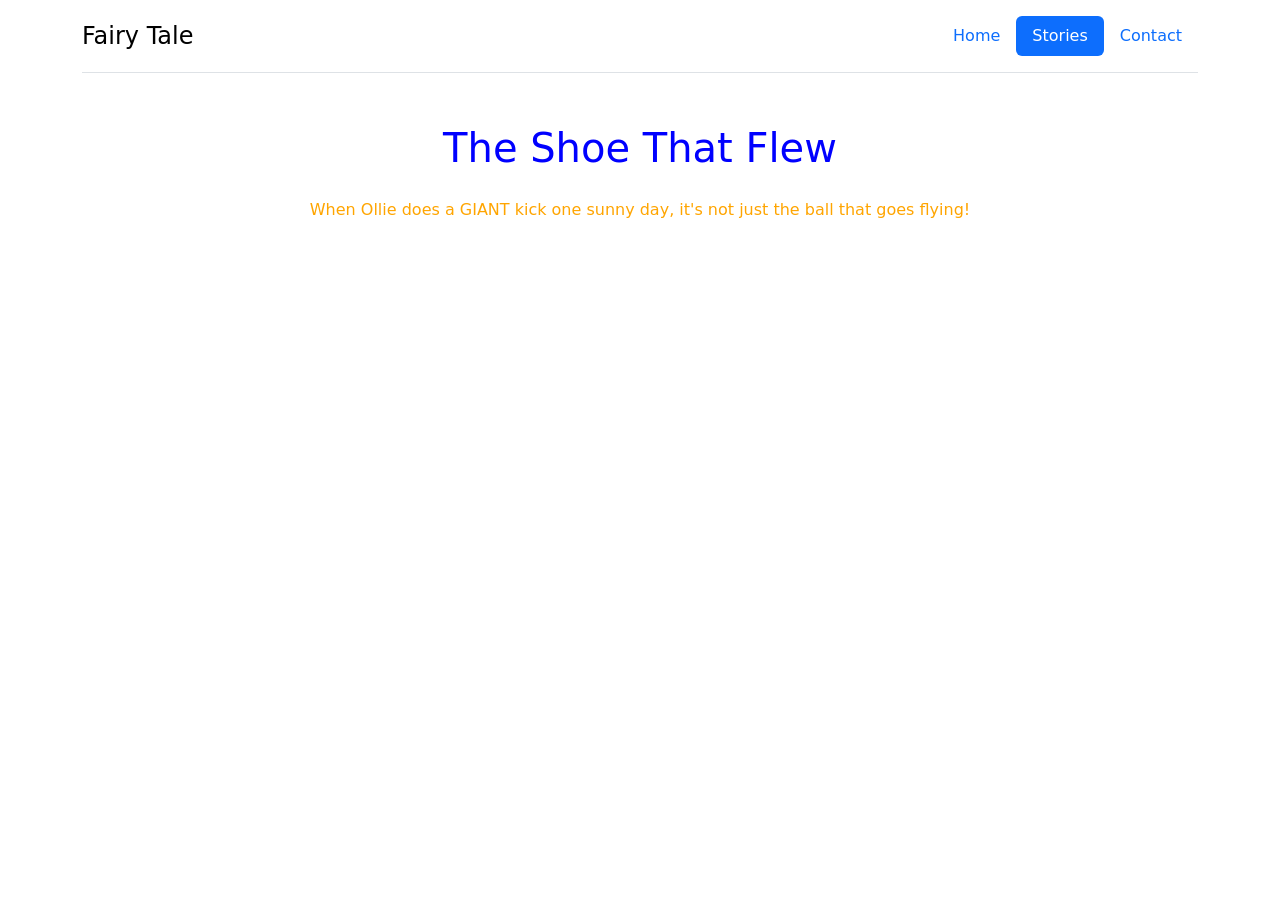
<file: pages/story-detail/index.html>
<!DOCTYPE html>
<html lang="en">
<head>
  <meta charset="UTF-8">
  <meta name="viewport" content="width=device-width, initial-scale=1.0">
  <title>story detail</title>
  <link href="https://cdn.jsdelivr.net/npm/bootstrap@5.3.3/dist/css/bootstrap.min.css" rel="stylesheet" integrity="sha384-QWTKZyjpPEjISv5WaRU9OFeRpok6YctnYmDr5pNlyT2bRjXh0JMhjY6hW+ALEwIH" crossorigin="anonymous">

</head>
<body>
  <div class="container">
    <header class="d-flex justify-content-center py-3 border-bottom">
      <a href="/" class="d-flex align-items-center mb-3 mb-md-0 me-md-auto link-body-emphasis text-decoration-none">
        <span class="fs-4">Fairy Tale</span>
      </a>
      <ul class="nav nav-pills">
        <li class="nav-item"><a href="#" class="nav-link" aria-current="page">Home</a></li>
        <li class="nav-item"><a href="#" class="nav-link active">Stories</a></li>
        <li class="nav-item"><a href="#" class="nav-link">Contact</a></li>
      </ul>
    </header>
  </div>
   <div id="title"></div>
   <div id="paragraph"></div>
   <div id="imageContainer"></div>
   
   <script src="script.js"></script>
  <script src="https://cdn.jsdelivr.net/npm/bootstrap@5.3.3/dist/js/bootstrap.bundle.min.js" integrity="sha384-YvpcrYf0tY3lHB60NNkmXc5s9fDVZLESaAA55NDzOxhy9GkcIdslK1eN7N6jIeHz" crossorigin="anonymous"></script>
</body>
</html>
</file>
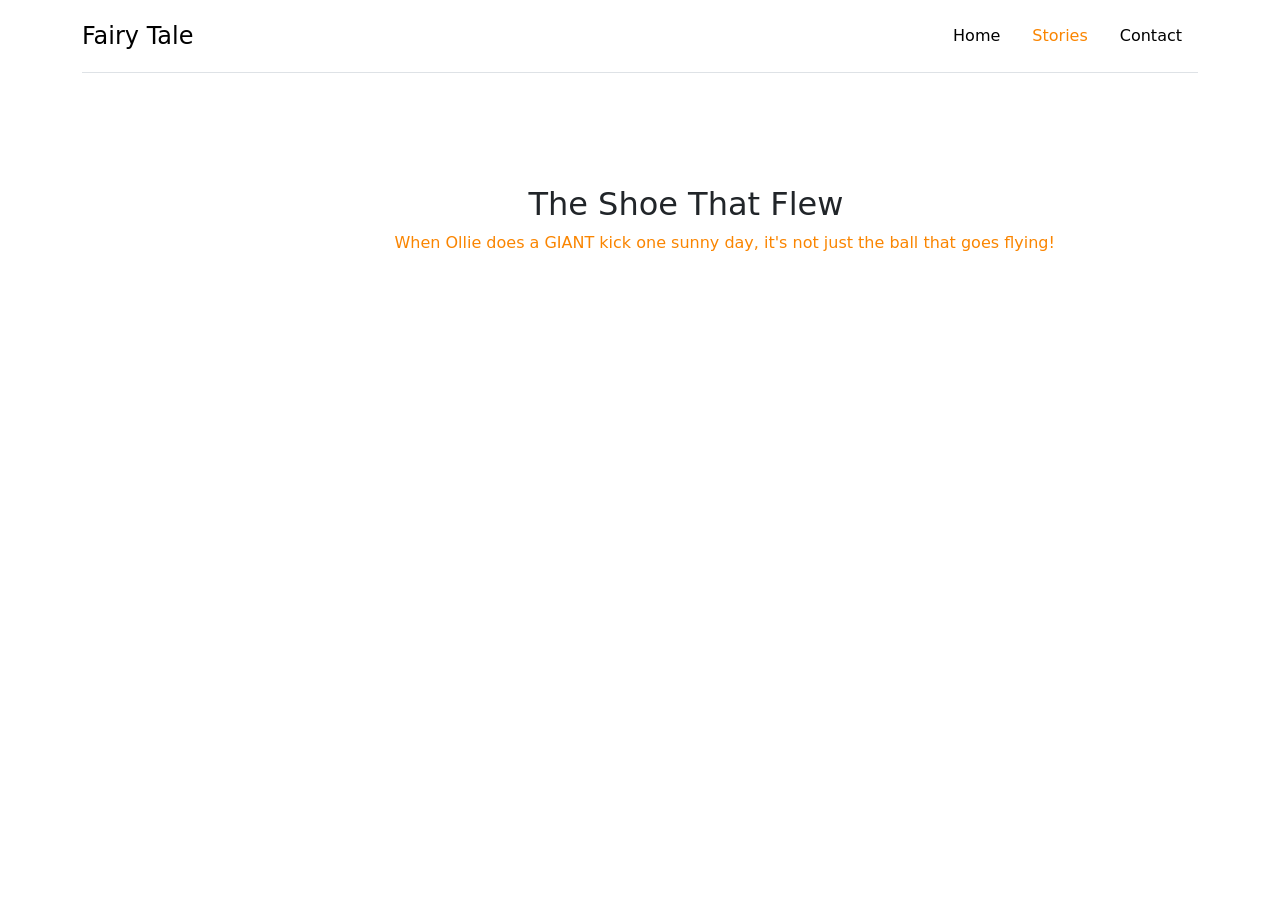
<file: pages/storyDetail/index.html>
<!DOCTYPE html>
<html lang="en">
<head>
    <meta charset="UTF-8">
    <meta name="viewport" content="width=device-width, initial-scale=1.0">
    <title>Detail page</title>
    <link rel="preconnect" href="https://fonts.googleapis.com">
  <link rel="preconnect" href="https://fonts.gstatic.com" crossorigin>
  <link href="https://fonts.googleapis.com/css2?family=Roboto+Mono:ital,wght@0,100..700;1,100..700&display=swap"
    rel="stylesheet">
  <link href="https://cdn.jsdelivr.net/npm/bootstrap@5.2.3/dist/css/bootstrap.min.css" rel="stylesheet"
    integrity="sha384-rbsA2VBKQhggwzxH7pPCaAqO46MgnOM80zW1RWuH61DGLwZJEdK2Kadq2F9CUG65" crossorigin="anonymous">
  <link rel="stylesheet" href="https://cdn.jsdelivr.net/npm/bootstrap-icons@1.11.3/font/bootstrap-icons.min.css">

  <link rel="stylesheet" href="style.css">
</head>
<body>
    <div class="container">
        <header class="d-flex justify-content-center py-3 border-bottom">
          <a href="/" class="d-flex align-items-center mb-3 mb-md-0 me-md-auto link-body-emphasis text-decoration-none">
            <span class="fs-4" style="color: #000;">Fairy Tale</span>
          </a>
          <ul class="nav nav-pills">
            <li class="nav-item"><a href="#" class="nav-link active" aria-current="page" style="color: #000; background-color: white;">Home</a></li>
            <li class="nav-item"><a href="#" class="nav-link" style="color: #FA8501;">Stories</a></li>
            <li class="nav-item"><a href="#" class="nav-link" style="color: #000;">Contact</a></li>
          </ul>
        </header>
        <section>
            <h2 style="margin-left: 40%; margin-top: 10%;">The Shoe That Flew</h2>
            <p style="margin-left: 28%; color: #FA8501;">When Ollie does a GIANT kick one sunny day, it's not just the ball that goes flying!</p>
        </section>
      </div>


      <div id="box"></div>
    
       <script src="index.js"></script> 
</body>
</html>
</file>
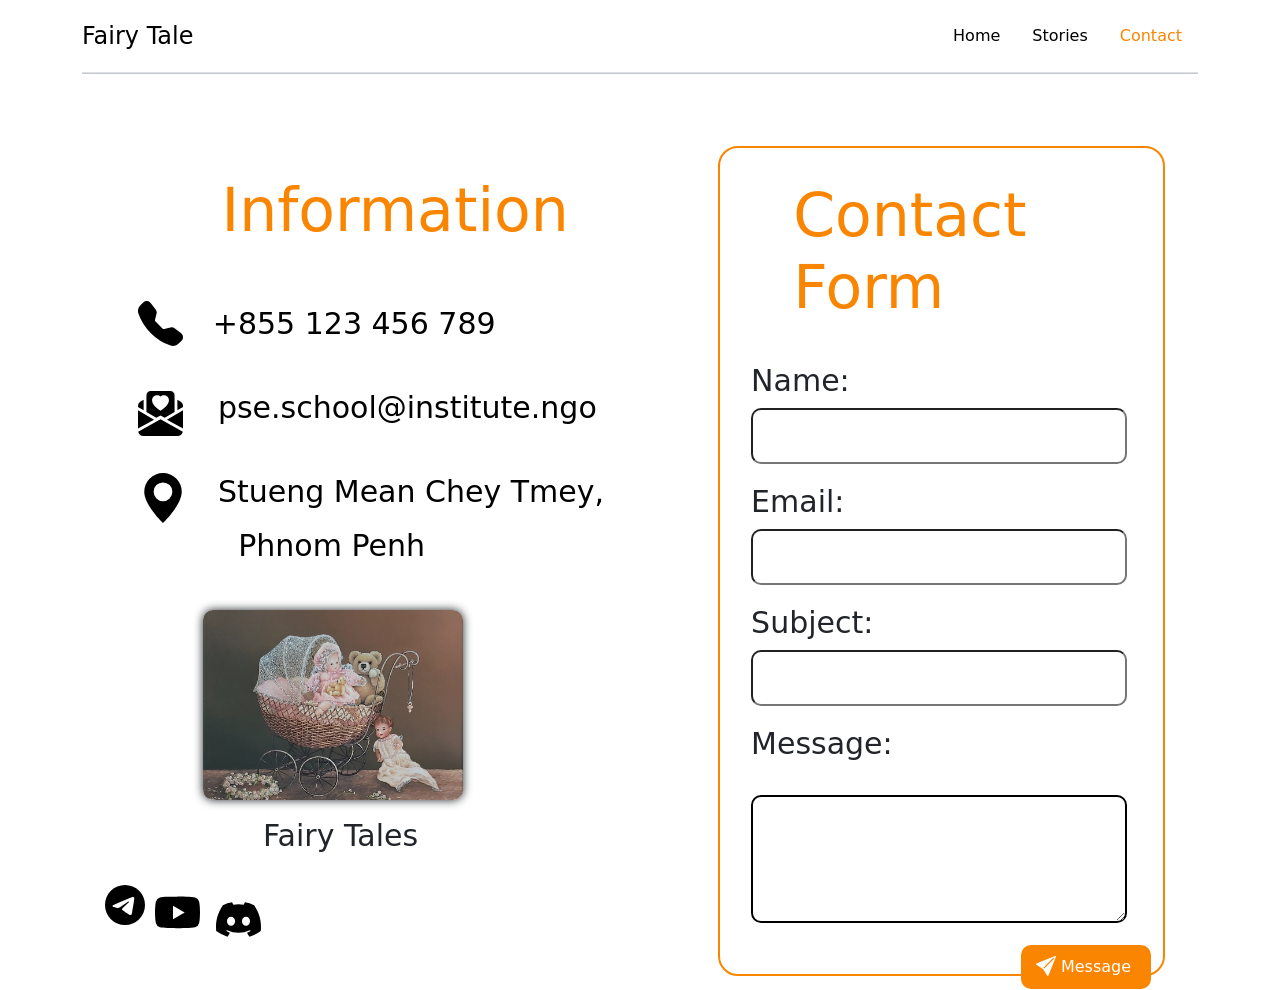
<file: pages/contact/contact.html>
<!DOCTYPE html>
<html lang="en">
<head>
    <meta charset="utf-8">
  <meta name="viewport" content="width=device-width, initial-scale=1">
  <title>Fairy tale audio</title>
  <link rel="preconnect" href="https://fonts.googleapis.com">
  <link rel="preconnect" href="https://fonts.gstatic.com" crossorigin>
  <link href="https://fonts.googleapis.com/css2?family=Roboto+Mono:ital,wght@0,100..700;1,100..700&display=swap" rel="stylesheet">
  <link href="https://cdn.jsdelivr.net/npm/bootstrap@5.2.3/dist/css/bootstrap.min.css" rel="stylesheet"
    integrity="sha384-rbsA2VBKQhggwzxH7pPCaAqO46MgnOM80zW1RWuH61DGLwZJEdK2Kadq2F9CUG65" crossorigin="anonymous">
  <link rel="stylesheet" href="https://cdn.jsdelivr.net/npm/bootstrap-icons@1.11.3/font/bootstrap-icons.min.css">
    <title>Document</title>
    <link rel="stylesheet" href="style.css">
</head>
<body>
    <div class="container">
        <header class="d-flex justify-content-center py-3 border-bottom">
          <a href="/" class="d-flex align-items-center mb-3 mb-md-0 me-md-auto link-body-emphasis text-decoration-none">
            <span class="fs-4" style="color: black;">Fairy Tale</span>
          </a>
          <ul class="nav nav-pills">
            <li class="nav-item"><a href="../home/home.html" class="nav-link" style="color: black;">Home</a></li>
            <li class="nav-item"><a href="../storise/stories.html" class="nav-link" style="color: black;">Stories</a></li>
            <li class="nav-item"><a href="../contact/contact.html" class="nav-link" style="color: #FA8501;">Contact</a></li>
          </ul>
        </header>
        <hr style="margin-top: 0;">
        <div class="summary">

          <div class="contact">
            <h2 style="margin-left: 16.5%; margin-top: -8%;">Contact Form</h2>
            <form id="contactForm" style="margin-top: 8%;">
              <label for="name" style="margin-left: 7%; font-size: 30px;">Name:</label>
              <input type="text" id="name" name="name" required><br>
              <label for="email" style="margin-left: 7%; font-size: 30px;">Email:</label>
              <input type="email" id="email" name="email" required><br>
              <label for="subject" style="margin-left: 7%; font-size: 30px;">Subject:</label>
              <input type="text" id="subject" name="subject" required><br>
              <label for="message" style="margin-left: 7%; font-size: 30px; ">Message:</label><br>
              <textarea id="message" name="message" rows="4" required style="border: 2px solid black;"></textarea><br>
              <button type="submit">
                <svg xmlns="http://www.w3.org/2000/svg" width="20" height="20" fill="currentColor" class="bi bi-send-fill" viewBox="0 0 16 16" style="margin-top: -3%; margin-left: -5px; margin-right: 5px;">
                  <path d="M15.964.686a.5.5 0 0 0-.65-.65L.767 5.855H.766l-.452.18a.5.5 0 0 0-.082.887l.41.26.001.002 4.995 3.178 3.178 4.995.002.002.26.41a.5.5 0 0 0 .886-.083zm-1.833 1.89L6.637 10.07l-.215-.338a.5.5 0 0 0-.154-.154l-.338-.215 7.494-7.494 1.178-.471z"/>
                </svg>Message</button>
          </form>
          <div id="response"></div>
          </div>

            <div class="item">
              <h2>Information</h2>
            
              <div class="boxicon1">
              <svg xmlns="http://www.w3.org/2000/svg" width="45" height="45" fill="currentColor" class="bi bi-telephone-fill" viewBox="0 0 16 16">
                <path fill-rule="evenodd" d="M1.885.511a1.745 1.745 0 0 1 2.61.163L6.29 2.98c.329.423.445.974.315 1.494l-.547 2.19a.68.68 0 0 0 .178.643l2.457 2.457a.68.68 0 0 0 .644.178l2.189-.547a1.75 1.75 0 0 1 1.494.315l2.306 1.794c.829.645.905 1.87.163 2.611l-1.034 1.034c-.74.74-1.846 1.065-2.877.702a18.6 18.6 0 0 1-7.01-4.42 18.6 18.6 0 0 1-4.42-7.009c-.362-1.03-.037-2.137.703-2.877z"/>
              </svg> 
              <p style="font-size: 30px; margin-left: 30px;">+855 123 456 789</p>
            </div>

              <div class="boxicon2">
              <svg xmlns="http://www.w3.org/2000/svg" width="45" height="45" fill="currentColor" class="bi bi-envelope-paper-heart-fill" viewBox="0 0 16 16">
                <path fill-rule="evenodd" d="m3 7.5 3.5 2L8 8.75l1.5.75 3.5-2v-6A1.5 1.5 0 0 0 11.5 0h-7A1.5 1.5 0 0 0 3 1.5zM2 3.133l-.941.502A2 2 0 0 0 0 5.4v.313l2 1.173zm12 3.753 2-1.173V5.4a2 2 0 0 0-1.059-1.765L14 3.133zm-3.693 3.324L16 6.873v6.5zm5.634 4.274L8 10.072.059 14.484A2 2 0 0 0 2 16h12a2 2 0 0 0 1.941-1.516M5.693 10.21 0 13.372v-6.5zM8 1.982C9.664.309 13.825 3.236 8 7 2.175 3.236 6.336.31 8 1.982"/>
              </svg>
              <a href="mailto:https://mail.google.com/mail/u/0/#inbox" style="text-decoration: none; color: black; font-size: 30px; margin-left: 30px;">pse.school@institute.ngo</a>
              </div>

              <div class="boxicon3">
                <svg xmlns="http://www.w3.org/2000/svg" width="50" height="50" fill="currentColor" class="bi bi-geo-alt-fill" viewBox="0 0 16 16">
                  <path d="M8 16s6-5.686 6-10A6 6 0 0 0 2 6c0 4.314 6 10 6 10m0-7a3 3 0 1 1 0-6 3 3 0 0 1 0 6"/>
                </svg>
                <a href="https://www.google.com/maps/place/PSE+-+Pour+un+Sourire+d'Enfant/@11.5445968,104.8839994,17z/data=!3m1!4b1!4m6!3m5!1s0x310950549f27fc1b:0x65c2d5b055de0d9d!8m2!3d11.5445916!4d104.8865743!16s%2Fg%2F1tgcvj26?entry=ttu" style="text-decoration: none; color: black; font-size: 30px; margin-left: 25px;">
                  Stueng Mean Chey Tmey, <br> <p style="margin-left: 20%;"> Phnom Penh</p> </a>
                </div>
                <div class="image">
                <img src="pic.0-3(1)" alt="" style="width: 260px; height: 190px; object-fit: cover; margin-left: -7%; border-radius: 10px; box-shadow: 0px 0px 10px; margin-top: 10%;">
                <p style="font-size: 30px; margin-left: 16%; margin-top: 5%;">Fairy Tales</p>
              </div>

              <a href="https://t.me/naisreymey001" style="color: black;">
              <dir class="telegramicon" style="margin-top: 20%; margin-left: -3%;">
                <svg xmlns="http://www.w3.org/2000/svg" width="40" height="40" fill="currentColor" class="bi bi-telegram" viewBox="0 0 16 16">
                  <path d="M16 8A8 8 0 1 1 0 8a8 8 0 0 1 16 0M8.287 5.906q-1.168.486-4.666 2.01-.567.225-.595.442c-.03.243.275.339.69.47l.175.055c.408.133.958.288 1.243.294q.39.01.868-.32 3.269-2.206 3.374-2.23c.05-.012.12-.026.166.016s.042.12.037.141c-.03.129-1.227 1.241-1.846 1.817-.193.18-.33.307-.358.336a8 8 0 0 1-.188.186c-.38.366-.664.64.015 1.088.327.216.589.393.85.571.284.194.568.387.936.629q.14.092.27.187c.331.236.63.448.997.414.214-.02.435-.22.547-.82.265-1.417.786-4.486.906-5.751a1.4 1.4 0 0 0-.013-.315.34.34 0 0 0-.114-.217.53.53 0 0 0-.31-.093c-.3.005-.763.166-2.984 1.09"/>
                </svg>
              </dir></a>

              <a href="" style="color: black;">
              <div class="youtubeicon" style="margin-top: -9%; margin-left: 13%;">
                <svg xmlns="http://www.w3.org/2000/svg" width="45" height="45" fill="currentColor" class="bi bi-youtube" viewBox="0 0 16 16">
                  <path d="M8.051 1.999h.089c.822.003 4.987.033 6.11.335a2.01 2.01 0 0 1 1.415 1.42c.101.38.172.883.22 1.402l.01.104.022.26.008.104c.065.914.073 1.77.074 1.957v.075c-.001.194-.01 1.108-.082 2.06l-.008.105-.009.104c-.05.572-.124 1.14-.235 1.558a2.01 2.01 0 0 1-1.415 1.42c-1.16.312-5.569.334-6.18.335h-.142c-.309 0-1.587-.006-2.927-.052l-.17-.006-.087-.004-.171-.007-.171-.007c-1.11-.049-2.167-.128-2.654-.26a2.01 2.01 0 0 1-1.415-1.419c-.111-.417-.185-.986-.235-1.558L.09 9.82l-.008-.104A31 31 0 0 1 0 7.68v-.123c.002-.215.01-.958.064-1.778l.007-.103.003-.052.008-.104.022-.26.01-.104c.048-.519.119-1.023.22-1.402a2.01 2.01 0 0 1 1.415-1.42c.487-.13 1.544-.21 2.654-.26l.17-.007.172-.006.086-.003.171-.007A100 100 0 0 1 7.858 2zM6.4 5.209v4.818l4.157-2.408z"/>
                </svg>
              </div></a>

              <a href="" style="color: black;">
              <div class="discordicon" style="margin-top: -7%; margin-left: 24%;">
                <svg xmlns="http://www.w3.org/2000/svg" width="45" height="45" fill="currentColor" class="bi bi-discord" viewBox="0 0 16 16">
                  <path d="M13.545 2.907a13.2 13.2 0 0 0-3.257-1.011.05.05 0 0 0-.052.025c-.141.25-.297.577-.406.833a12.2 12.2 0 0 0-3.658 0 8 8 0 0 0-.412-.833.05.05 0 0 0-.052-.025c-1.125.194-2.22.534-3.257 1.011a.04.04 0 0 0-.021.018C.356 6.024-.213 9.047.066 12.032q.003.022.021.037a13.3 13.3 0 0 0 3.995 2.02.05.05 0 0 0 .056-.019q.463-.63.818-1.329a.05.05 0 0 0-.01-.059l-.018-.011a9 9 0 0 1-1.248-.595.05.05 0 0 1-.02-.066l.015-.019q.127-.095.248-.195a.05.05 0 0 1 .051-.007c2.619 1.196 5.454 1.196 8.041 0a.05.05 0 0 1 .053.007q.121.1.248.195a.05.05 0 0 1-.004.085 8 8 0 0 1-1.249.594.05.05 0 0 0-.03.03.05.05 0 0 0 .003.041c.24.465.515.909.817 1.329a.05.05 0 0 0 .056.019 13.2 13.2 0 0 0 4.001-2.02.05.05 0 0 0 .021-.037c.334-3.451-.559-6.449-2.366-9.106a.03.03 0 0 0-.02-.019m-8.198 7.307c-.789 0-1.438-.724-1.438-1.612s.637-1.613 1.438-1.613c.807 0 1.45.73 1.438 1.613 0 .888-.637 1.612-1.438 1.612m5.316 0c-.788 0-1.438-.724-1.438-1.612s.637-1.613 1.438-1.613c.807 0 1.451.73 1.438 1.613 0 .888-.631 1.612-1.438 1.612"/>
                </svg>
              </div></a>

              <script src="index.js"></script>
        </div>
      </div>
    </div>
  </body>
</html>
</file>
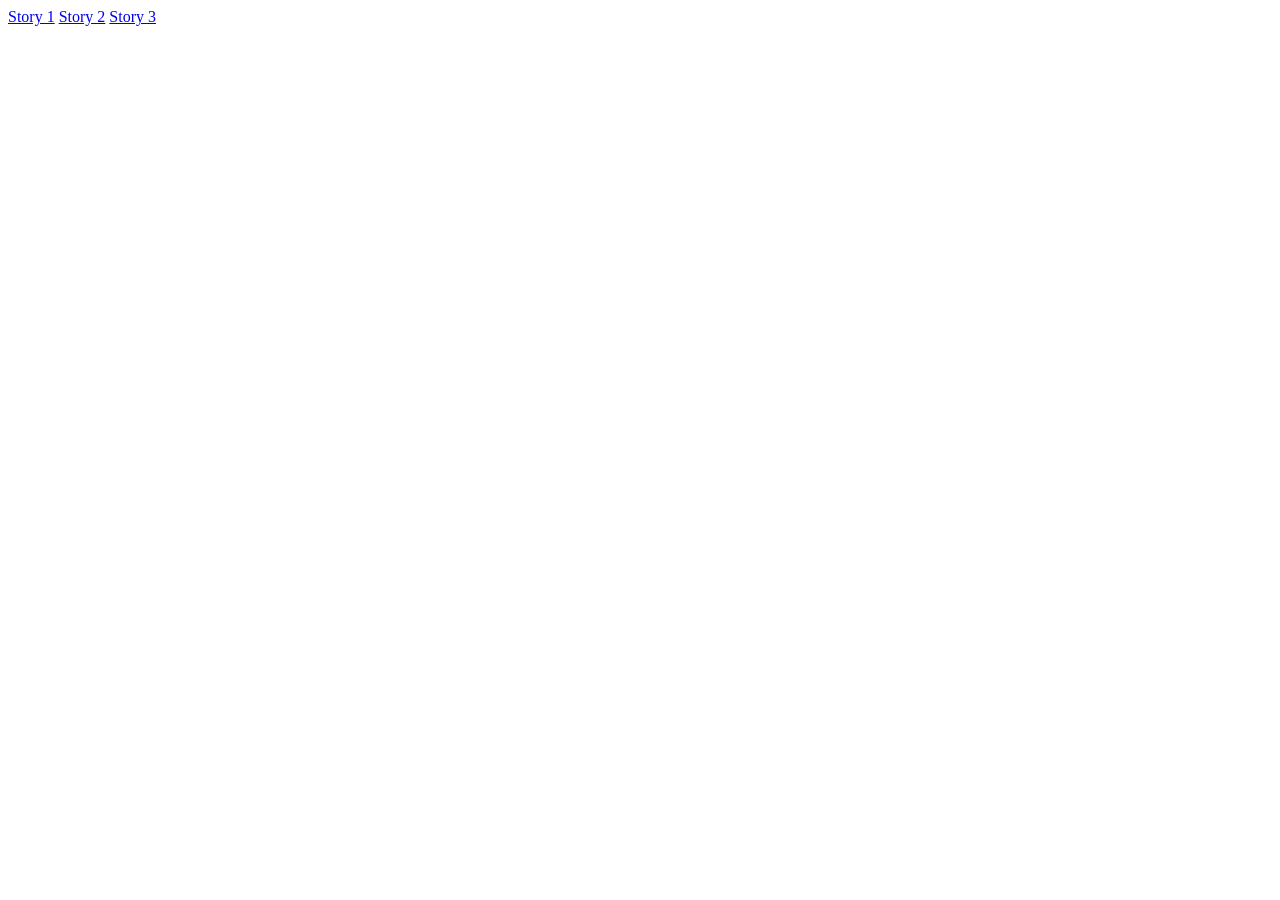
<file: pages/contact/page1.html>
<!DOCTYPE html>
<html lang="en">
<head>
    <meta charset="UTF-8">
    <meta name="viewport" content="width=device-width, initial-scale=1.0">
    <title>Document</title>
</head>
<body>
    <a href="./page2.html?id=1">Story 1</a>
    <a href="./page2.html?id=2">Story 2</a>
    <a href="./page2.html?id=3">Story 3</a>
</body>
</html>
</file>
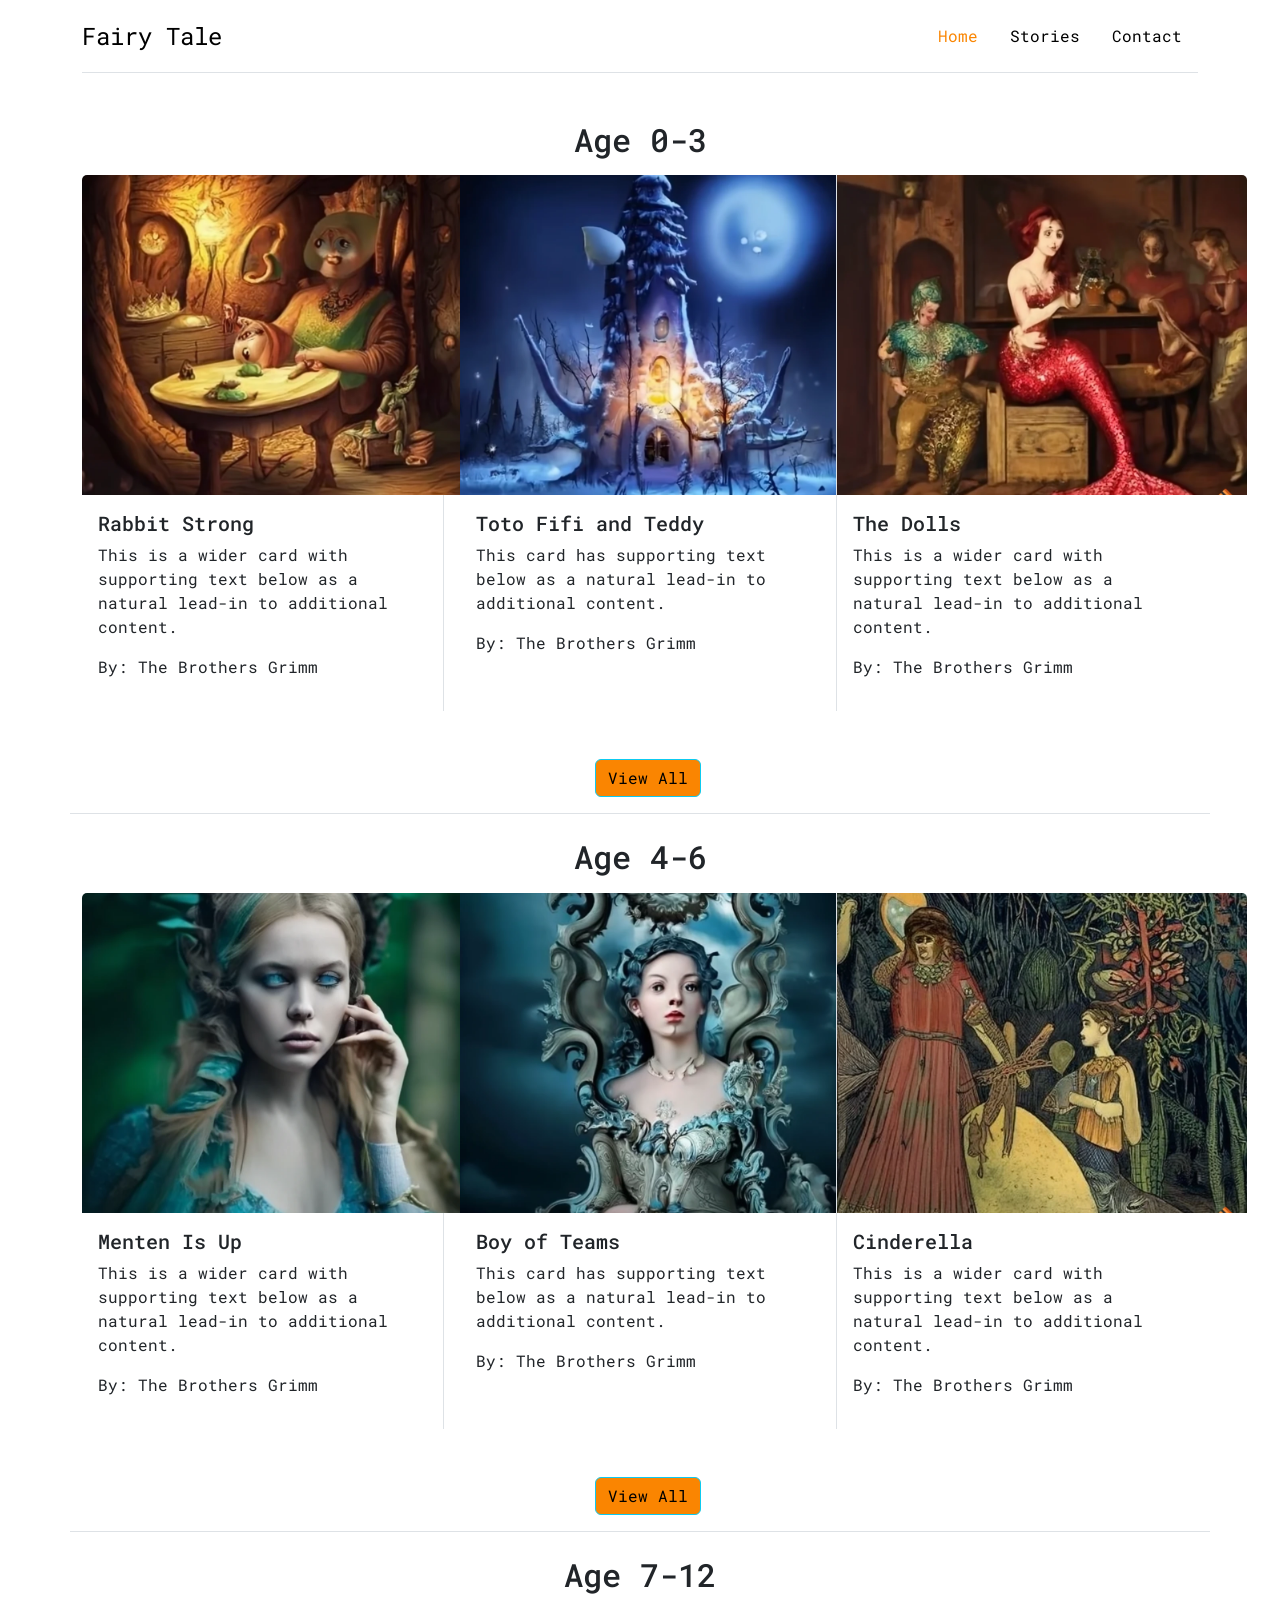
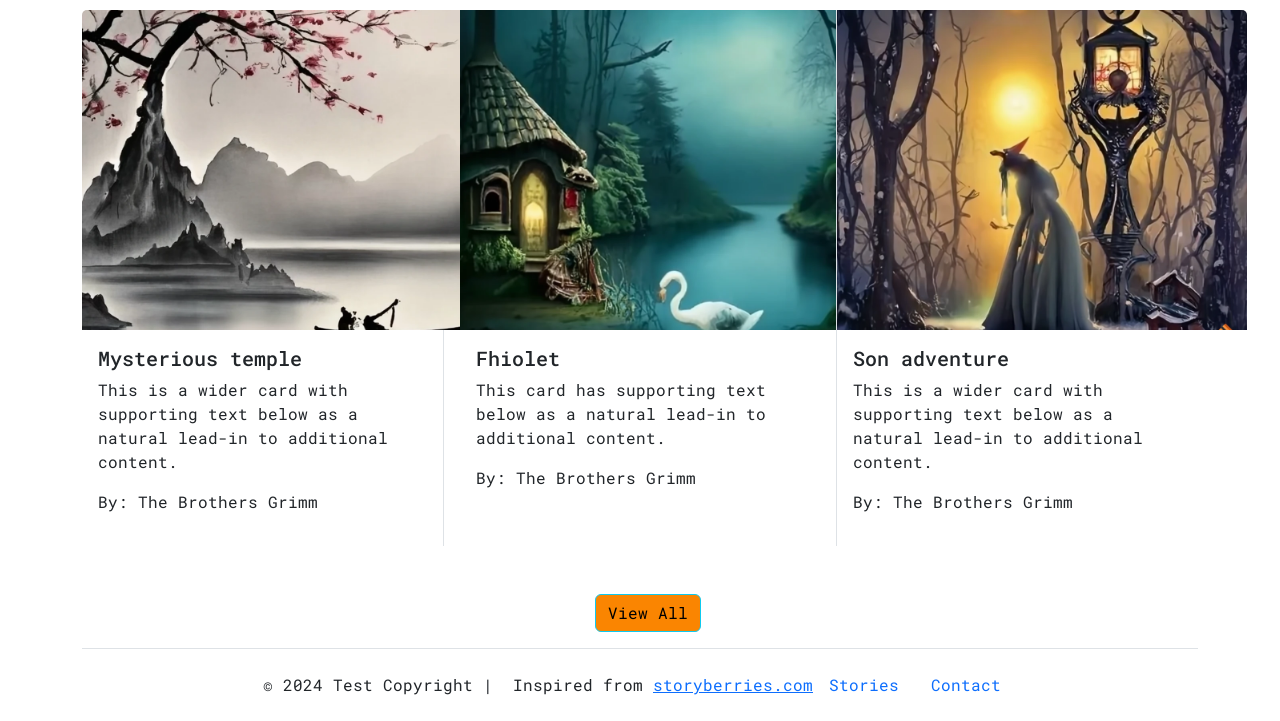
<file: pages/home/home.html>
<!doctype html>
<html lang="en">

<head>
  <meta charset="utf-8">
  <meta name="viewport" content="width=device-width, initial-scale=1">
  <title>Fairy tale audio</title>
  <link rel="preconnect" href="https://fonts.googleapis.com">
  <link rel="preconnect" href="https://fonts.gstatic.com" crossorigin>
  <link href="https://fonts.googleapis.com/css2?family=Roboto+Mono:ital,wght@0,100..700;1,100..700&display=swap"
    rel="stylesheet">
  <link href="https://cdn.jsdelivr.net/npm/bootstrap@5.2.3/dist/css/bootstrap.min.css" rel="stylesheet"
    integrity="sha384-rbsA2VBKQhggwzxH7pPCaAqO46MgnOM80zW1RWuH61DGLwZJEdK2Kadq2F9CUG65" crossorigin="anonymous">
  <link rel="stylesheet" href="https://cdn.jsdelivr.net/npm/bootstrap-icons@1.11.3/font/bootstrap-icons.min.css">
  <link rel="stylesheet" href="home.css">
</head>

<body>
  <div class="container">
    <header class="d-flex justify-content-center py-3 border-bottom">
      <a href="/" class="d-flex align-items-center mb-3 mb-md-0 me-md-auto link-body-emphasis text-decoration-none">
        <span class="fs-4" style="color: black;">Fairy Tale</span>
      </a>
      <ul class="nav nav-pills">
        <li class="nav-item"><a href="#" class="nav-link" style="color: #FA8501;">Home</a></li>
        <li class="nav-item"><a href="/pages/storise/stories.html" class="nav-link" style="color: black;">Stories</a></li>
        <li class="nav-item"><a href="/pages/contact/contact.html" class="nav-link" style="color: black;">Contact</a></li>
      </ul>
    </header>
  </div>

  <div class="container">
    <h2 class="mt-5 text-center">Age 0-3</h2>
    <div class="card-group gap-3 mt-3">
      <div class="card border-0 border-end">
        <div class="image">
        <img src="pic1.webp" class="card-img-top"
          alt="..."></div>
        <div class="card-body">
          <h5 class="card-title">Rabbit Strong</h5>
          <p class="card-text">This is a wider card with supporting text below as a natural lead-in to additional
            content.</p>
          <p>By: The Brothers Grimm</p>
        </div>
      </div>
      <div class="card border-0">
        <div class="image">
        <img src="pic2.jpg" class="card-img-top"
          alt="..."></div>
        <div class="card-body">
          <h5 class="card-title">Toto Fifi and Teddy</h5>
          <p class="card-text">This card has supporting text below as a natural lead-in to additional content.</p>
        <p>By: The Brothers Grimm</p>
        </div>
      </div>
      <div class="card border-0 border-start">
        <div class="image">
        <img src="pic3.avif"
          class="card-img-top" alt="..."></div>
        <div class="card-body">
          <h5 class="card-title">The Dolls</h5>
          <p class="card-text">This is a wider card with supporting text below as a natural lead-in to additional
            content.</p>
          <p>By: The Brothers Grimm</p>
        </div>
      </div>
    </div>
    <div class="button">
      <a href="/pages/storise/stories.html?age=0-3" class="btn btn-info mt-5">View All</a>
    </div>
  </div>

  <div class="container border-top mt-3">
    <h2 class="mt-md-4 text-center">Age 4-6</h2>
    <div class="card-group gap-3 mt-3">
      <div class="card border-0 border-end">
        <div class="image">
        <img src="pic4.jpg" class="card-img-top"
          alt="..."></div>
        <div class="card-body">
          <h5 class="card-title">Menten Is Up</h5>
          <p class="card-text">This is a wider card with supporting text below as a natural lead-in to additional
            content.</p>
          <p>By: The Brothers Grimm</p>
        </div>
      </div>
      <div class="card border-0">
        <div class="image">
        <img src="pic5" class="card-img-top"
          alt="..."></div>
        <div class="card-body">
          <h5 class="card-title">Boy of Teams</h5>
          <p class="card-text">This card has supporting text below as a natural lead-in to additional content.</p>
        <p>By: The Brothers Grimm</p>
        </div>
      </div>
      <div class="card border-0 border-start">
        <div class="image">
        <img src="pic6.webp"
          class="card-img-top" alt="..."></div>
        <div class="card-body">
          <h5 class="card-title">Cinderella</h5>
          <p class="card-text">This is a wider card with supporting text below as a natural lead-in to additional
            content.</p>
          <p>By: The Brothers Grimm</p>
        </div>
      </div>
    </div>
    <div class="button">
      <a href="/pages/storise/stories.html?age=4-6" class="btn btn-info mt-5">View All</a>
    </div>
  </div>

  <div class="container border-top mt-3">
    <h2 class="mt-md-4 text-center">Age 7-12</h2>
    <div class="card-group gap-3 mt-3">
      <div class="card border-0 border-end">
        <div class="image">
        <img src="pic7" class="card-img-top"
          alt="..."></div>
        <div class="card-body">
          <h5 class="card-title">Mysterious temple</h5>
          <p class="card-text">This is a wider card with supporting text below as a natural lead-in to additional
            content.</p>
          <p>By: The Brothers Grimm</p>
        </div>
      </div>
      <div class="card border-0">
        <div class="image">
        <img src="pic8.jpg" class="card-img-top"
          alt="..."></div>
        <div class="card-body">
          <h5 class="card-title">Fhiolet</h5>
          <p class="card-text">This card has supporting text below as a natural lead-in to additional content.</p>
        <p>By: The Brothers Grimm</p>
        </div>
      </div>
      <div class="card border-0 border-start">
        <div class="image">
        <img src="pic9.png"
          class="card-img-top" alt="..."></div>
        <div class="card-body">
          <h5 class="card-title">Son adventure</h5>
          <p class="card-text">This is a wider card with supporting text below as a natural lead-in to additional
            content.</p>
          <p>By: The Brothers Grimm</p>
        </div>
      </div>
    </div>
    <div class="button">
      <a href="/pages/storise/stories.html" class="btn btn-info mt-5">View All</a>
    </div>
  </div>

  <div class="container">
    <footer class="border-top p-3 mt-3 d-flex justify-content-center align-items-center">
      <span>© 2024 Test Copyright | &nbsp;</span><span>Inspired from <a href="https://www.storyberries.com">storyberries.com</a></span>

      <ul class="nav nav-pills">
        <li class="nav-item"><a href="#" class="nav-link">Stories</a></li>
        <li class="nav-item"><a href="#" class="nav-link">Contact</a></li>
      </ul>
    </footer>
  </div>

  <script src="https://cdn.jsdelivr.net/npm/bootstrap@5.2.3/dist/js/bootstrap.bundle.min.js"
    integrity="sha384-kenU1KFdBIe4zVF0s0G1M5b4hcpxyD9F7jL+jjXkk+Q2h455rYXK/7HAuoJl+0I4"
    crossorigin="anonymous"></script>
  <script src="home.js"></script>
</body>

</html>
</file>
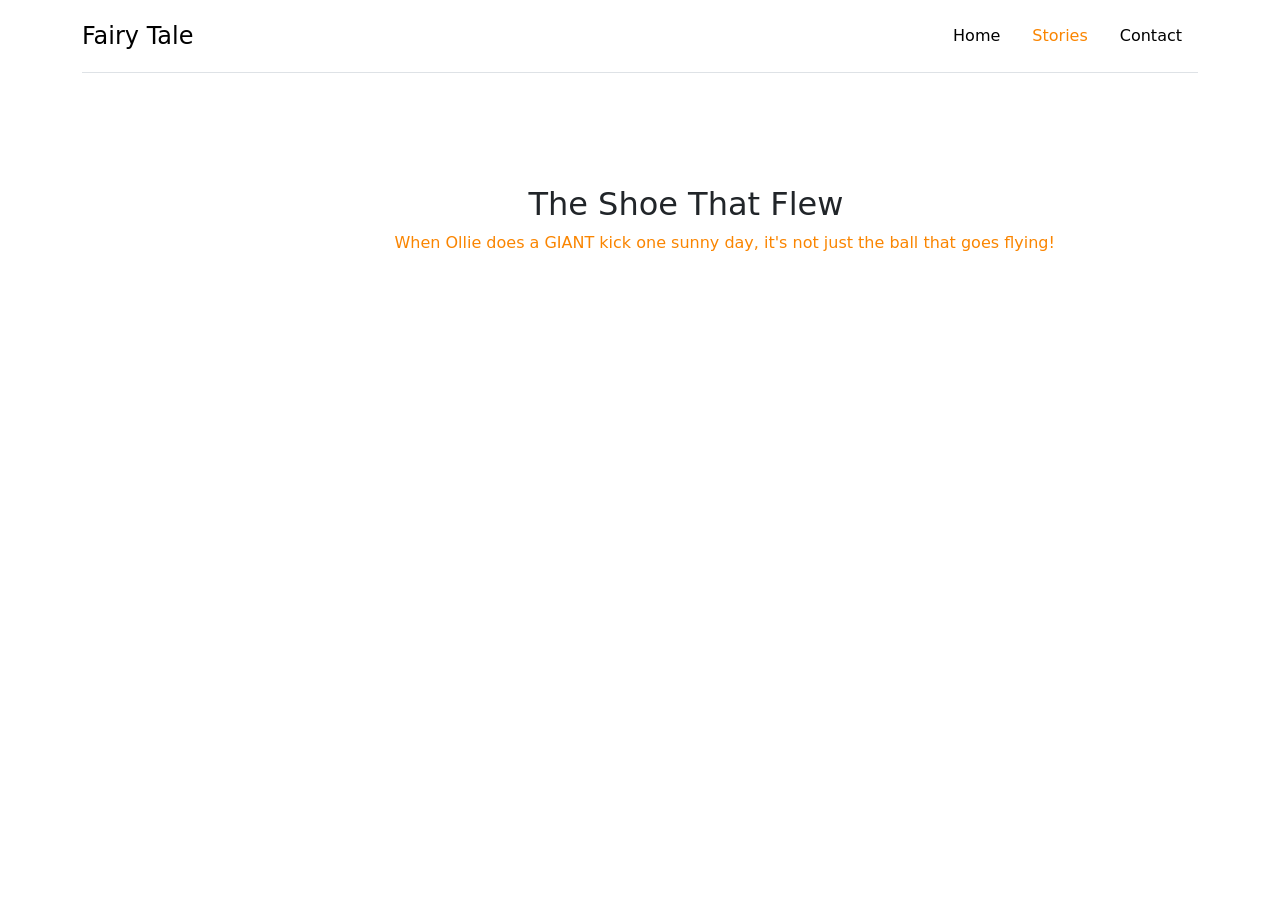
<file: pages/story-detail/single.html>
<!DOCTYPE html>
<html lang="en">
<head>
    <meta charset="UTF-8">
    <meta name="viewport" content="width=device-width, initial-scale=1.0">
    <title>Detail page</title>
    <link rel="preconnect" href="https://fonts.googleapis.com">
  <link rel="preconnect" href="https://fonts.gstatic.com" crossorigin>
  <link href="https://fonts.googleapis.com/css2?family=Roboto+Mono:ital,wght@0,100..700;1,100..700&display=swap"
    rel="stylesheet">
  <link href="https://cdn.jsdelivr.net/npm/bootstrap@5.2.3/dist/css/bootstrap.min.css" rel="stylesheet"
    integrity="sha384-rbsA2VBKQhggwzxH7pPCaAqO46MgnOM80zW1RWuH61DGLwZJEdK2Kadq2F9CUG65" crossorigin="anonymous">
  <link rel="stylesheet" href="https://cdn.jsdelivr.net/npm/bootstrap-icons@1.11.3/font/bootstrap-icons.min.css">

  <link rel="stylesheet" href="sytle.css">
</head>
<body>
    <div class="container">
        <header class="d-flex justify-content-center py-3 border-bottom">
          <a href="/" class="d-flex align-items-center mb-3 mb-md-0 me-md-auto link-body-emphasis text-decoration-none">
            <span class="fs-4" style="color: #000;">Fairy Tale</span>
          </a>
          <ul class="nav nav-pills">
            <li class="nav-item"><a href="/pages/home/home.html" class="nav-link active" aria-current="page" style="color: #000; background-color: white;">Home</a></li>
            <li class="nav-item"><a href="#" class="nav-link" style="color: #FA8501;">Stories</a></li>
            <li class="nav-item"><a href="/pages/contact/contact.html" class="nav-link" style="color: #000;">Contact</a></li>
          </ul>
        </header>
        <section>
            <h2 style="margin-left: 40%; margin-top: 10%;">The Shoe That Flew</h2>
            <p style="margin-left: 28%; color: #FA8501;">When Ollie does a GIANT kick one sunny day, it's not just the ball that goes flying!</p>
        </section>
      </div>


      <div id="box"></div>
    
       <script src="index.js"></script> 
</body>
</html>
</file>
<file: pages/storyDetail/style.css>
.card-container{
    font-size: 1.2rem;
}

.img{
    position: relative;
    left: 25%;
    padding: 20px;

}
.img img{
    width:900px;
    height: 600px;
}
.scripts{
    width: 1050px;
    height: 500px;
    position: relative;
    left: 23%;
    margin-top: 10%;
    
}
.description{
    margin-top: 2%;
    
}
audio{
    width: 100%;
   position: relative;
   top: 6%;
}
</file>
<file: pages/contact/style.css>
.summary{
    width: 100%;
    /* background-color: antiquewhite; */
}
.item{
    width: 50%; 
    height: 900px; 
    /* background-color: rgb(60, 60, 219); */
}
.contact{
    width: 40%;
    height: 830px;
    /* background-color: rgb(168, 136, 199); */
    float: right;
    margin-top: 5%;
    margin-right: 3%;   
    border-radius: 20px;
}
h2{
    color: #FA8501;
    font-size: 60px;
    margin-left: 25%;
    padding-top: 15%;
}
.boxicon1{
    display: flex;
    flex-direction: row;
    margin-left: 10%;
    margin-top: 10%;
    color: black;
}
.boxicon2{
    margin-left: 10%;
    margin-top: 4%;
    color: black;
}
.boxicon3{
    margin-left: 10%;
    margin-top: 6%;
    color: black;
}
.image{
    width: 260px; 
    height: 190px; object-fit: cover; 
    margin-left: 25%;
}
.contact{
    border: 2.5px solid #FA8501;
}
label {
    display: block;
    margin-bottom: 5px;
}

input[type="text"],
input[type="email"],
textarea {
    width: 85%;
    padding: 18px;
    padding-top: 10px;
    margin-bottom: 15px;
    margin-left: 7%;
    border-radius: 10px;
}

button {
    padding: 10px 20px;
    background-color: #FA8501;
    color: #fff;
    border: none;
    cursor: pointer;
    border-radius: 10px;
    margin-left: 68%;
}

button:hover {
    border: 2px solid #FA8501;
    border-radius: 10px;
    background-color: #ffffff;
    color: #FA8501;
}
</file>
<file: pages/home/home.css>
body {
    font-family: "Roboto Mono", monospace;
    font-optical-sizing: auto;
    font-weight: 400;
    font-style: normal;
  }
  
  .card {
    transition: transform 0.3s;
  }
  .card:hover {
    transform: translateY(-5px);
  }
  .card img {
    width: 100%;
    height: 320px;
    object-fit: cover;
  }
  .button a{
    background-color: #FA8501;
    margin-left: 46%;
  }
  .button a:hover{
    border: 1px solid #FA8501;
    border-radius: 5px;
    background-color: #ffffff;
    color: #FA8501;
  }
  .image{
    width: 410px;
    height: auto;
    object-fit: cover;
  }
</file>
<file: pages/story-detail/sytle.css>
.card-container{
    font-size: 1.2rem;
}

.img{
    position: relative;
    left: 25%;
    padding: 20px;

}
.img img{
    width:900px;
    height: 600px;
    object-fit: cover;
    border-radius: 20px;
}
.scripts{
    width: 1050px;
    height: 500px;
    position: relative;
    left: 23%;
    margin-top: 9%;
    color: #FA8501;
    
}
.description{
    margin-top: 1.5%;
    
}
audio{
    width: 100%;
   position: relative;
   top: 6%;
}
</file>
